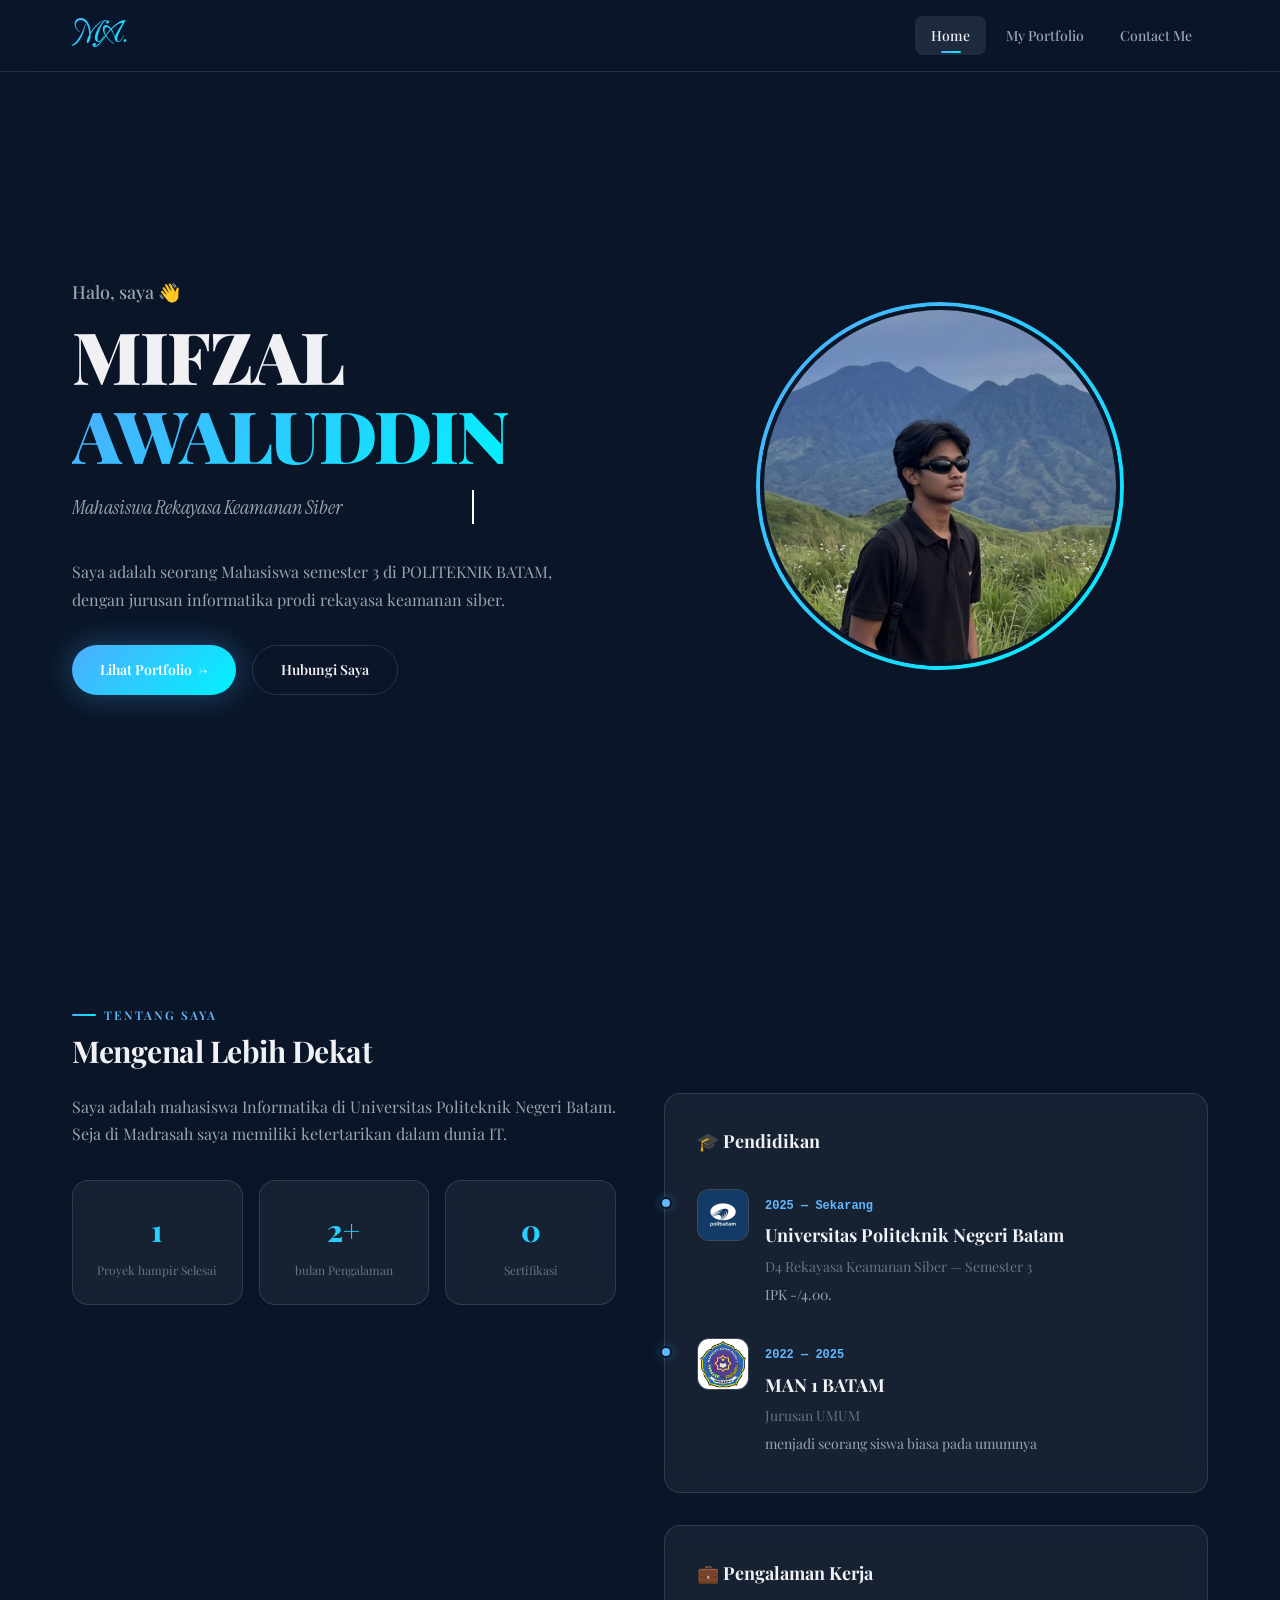
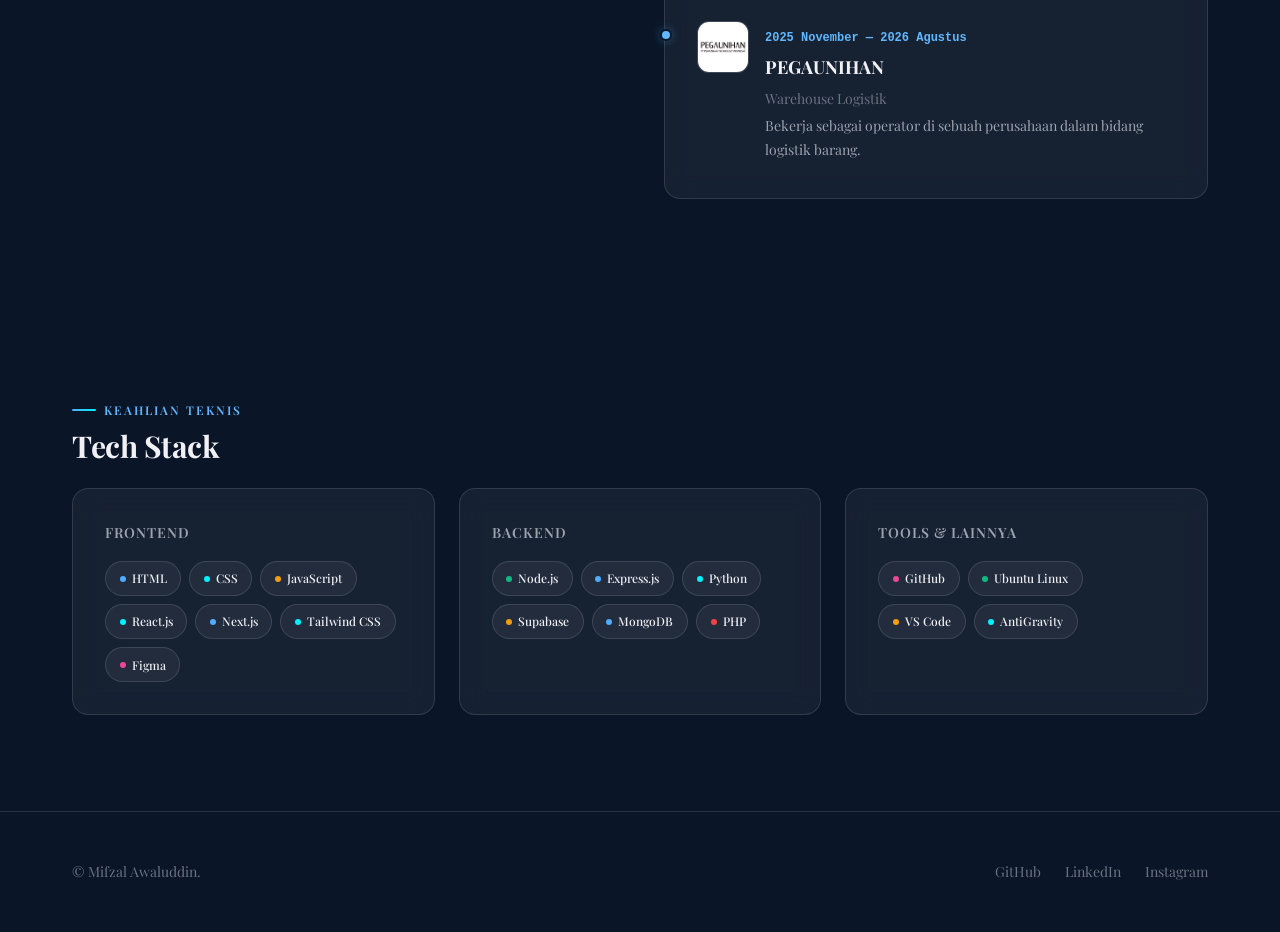
<file: Minggu 1/index.html>
<!DOCTYPE html>
<html lang="id">

<head>
  <meta charset="UTF-8" />
  <meta name="viewport" content="width=device-width, initial-scale=1.0" />
  <meta name="description"
    content="Website profil pribadi mifzal awaluddin — Mahasiswa Informatika, Web Developer, dan UI/UX Enthusiast." />
  <title>Mifzal Awaluddin</title>
  <link rel="stylesheet" href="style.css" />
</head>

<body>


  <nav class="navbar" id="navbar">
    <div class="navbar__inner">
      <a href="index.html" class="navbar__logo">MA.</a>
      <div class="navbar__links" id="navLinks">
        <a href="index.html" class="active">Home</a>
        <a href="portofolio.html">My Portfolio</a>
        <a href="contact.html">Contact Me</a>
      </div>
      <button class="navbar__toggle" id="navToggle" aria-label="Toggle menu">
        <span></span><span></span><span></span>
      </button>
    </div>
  </nav>


  <section class="hero" id="hero">
    <div class="container">
      <div class="hero__grid">


        <div class="hero__content">
          <p class="hero__greeting">Halo, saya <span>👋</span></p>
          <h1 class="hero__name">MIFZAL<br /><span class="gradient">AWALUDDIN</span></h1>
          <p class="hero__role">
            <span class="typing">Mahasiswa Rekayasa Keamanan Siber</span>
          </p>
          <p class="hero__bio">
            Saya adalah seorang Mahasiswa semester 3 di POLITEKNIK BATAM, dengan jurusan informatika prodi rekayasa
            keamanan siber.
          </p>
          <div class="hero__actions">
            <a href="portofolio.html" class="btn btn--primary">
              Lihat Portfolio &nbsp;→
            </a>
            <a href="contact.html" class="btn btn--outline">
              Hubungi Saya
            </a>
          </div>
        </div>

        <div class="hero__photo-wrapper">
          <div class="hero__photo-ring">
            <img src="assets/img/profile.jpg" alt="Foto profil Mifzal Awaluddin" class="hero__photo" width="360"
              height="360" />
          </div>
        </div>

      </div>
    </div>
  </section>

  <section class="section" id="about">
    <div class="container">
      <span class="section__label">Tentang Saya</span>
      <h2 class="section__title">Mengenal Lebih Dekat</h2>

      <div class="about__grid">
        <div class="about__text">
          <p>
            Saya adalah mahasiswa Informatika di Universitas Politeknik Negeri Batam.
            Seja di Madrasah saya memiliki ketertarikan dalam dunia IT.
          </p>

          <div class="about__stats">
            <div class="stat-card glass-card">
              <div class="stat-card__number">1</div>
              <div class="stat-card__label">Proyek hampir Selesai</div>
            </div>
            <div class="stat-card glass-card">
              <div class="stat-card__number">2+</div>
              <div class="stat-card__label">bulan Pengalaman</div>
            </div>
            <div class="stat-card glass-card">
              <div class="stat-card__number">0</div>
              <div class="stat-card__label">Sertifikasi</div>
            </div>
          </div>
        </div>

        <div style="display: flex; flex-direction: column; gap: var(--space-xl);">
          <div class="glass-card">
            <h3 style="font-size: var(--fs-lg); font-weight: 700; margin-bottom: var(--space-xl);">
              🎓 Pendidikan
            </h3>
            <div class="timeline">
              <div class="timeline__item">
                <div class="timeline__header">
                  <img src="assets/img/logo-poltek.jpg" alt="logo polibatam" class="timeline__logo">
                  <div class="timeline__info">
                    <span class="timeline__date">2025 — Sekarang</span>
                    <h4 class="timeline__title">Universitas Politeknik Negeri Batam</h4>
                    <p class="timeline__subtitle">D4 Rekayasa Keamanan Siber — Semester 3</p>
                    <p class="timeline__desc">IPK -/4.00.</p>
                  </div>
                </div>
              </div>

              <div class="timeline__item">
                <div class="timeline__header">
                  <img src="assets/img/manbatam-crop.png" alt="logo man 1 batam" class="timeline__logo">
                  <div class="timeline__info">
                    <span class="timeline__date">2022 — 2025</span>
                    <h4 class="timeline__title">MAN 1 BATAM</h4>
                    <p class="timeline__subtitle">Jurusan UMUM</p>
                    <p class="timeline__desc">menjadi seorang siswa biasa pada umumnya</p>
                  </div>
                </div>
              </div>
            </div>
          </div>

          <div class="glass-card">
            <h3 style="font-size: var(--fs-lg); font-weight: 700; margin-bottom: var(--space-xl);">
              💼 Pengalaman Kerja
            </h3>
            <div class="timeline">
              <div class="timeline__item">
                <div class="timeline__header">
                  <img src="assets/img/logistik.avif" alt="logo logistik" class="timeline__logo">
                  <div class="timeline__info">
                    <span class="timeline__date">2025 November — 2026 Agustus</span>
                    <h4 class="timeline__title">PEGAUNIHAN</h4>
                    <p class="timeline__subtitle">Warehouse Logistik</p>
                    <p class="timeline__desc">Bekerja sebagai operator di sebuah perusahaan dalam bidang logistik
                      barang.
                    </p>
                  </div>
                </div>
              </div>
            </div>
          </div>
        </div>
      </div>
    </div>
    </div>
  </section>

  <section class="section" id="skills">
    <div class="container">
      <span class="section__label">Keahlian Teknis</span>
      <h2 class="section__title">Tech Stack</h2>

      <div class="skills__categories">
        <div class="glass-card">
          <h3 class="skill-category__title">Frontend</h3>
          <div class="skill-badges">
            <span class="skill-badge"><span class="dot dot--purple"></span>HTML</span>
            <span class="skill-badge"><span class="dot dot--cyan"></span>CSS</span>
            <span class="skill-badge"><span class="dot dot--yellow"></span>JavaScript</span>
            <span class="skill-badge"><span class="dot dot--cyan"></span>React.js</span>
            <span class="skill-badge"><span class="dot dot--purple"></span>Next.js</span>
            <span class="skill-badge"><span class="dot dot--cyan"></span>Tailwind CSS</span>
            <span class="skill-badge"><span class="dot dot--pink"></span>Figma</span>
          </div>
        </div>

        <div class="glass-card">
          <h3 class="skill-category__title">Backend</h3>
          <div class="skill-badges">
            <span class="skill-badge"><span class="dot dot--green"></span>Node.js</span>
            <span class="skill-badge"><span class="dot dot--purple"></span>Express.js</span>
            <span class="skill-badge"><span class="dot dot--cyan"></span>Python</span>
            <span class="skill-badge"><span class="dot dot--yellow"></span>Supabase</span>
            <span class="skill-badge"><span class="dot dot--purple"></span>MongoDB</span>
            <span class="skill-badge"><span class="dot dot--red"></span>PHP</span>
          </div>
        </div>

        <div class="glass-card">
          <h3 class="skill-category__title">Tools &amp; Lainnya</h3>
          <div class="skill-badges">
            <span class="skill-badge"><span class="dot dot--pink"></span>GitHub</span>
            <span class="skill-badge"><span class="dot dot--green"></span>Ubuntu Linux</span>
            <span class="skill-badge"><span class="dot dot--yellow"></span>VS Code</span>
            <span class="skill-badge"><span class="dot dot--cyan"></span>AntiGravity</span>
          </div>
        </div>
      </div>
    </div>
  </section>

  <footer class="footer">
    <div class="container">
      <div class="footer__inner">
        <p class="footer__copy">&copy; Mifzal Awaluddin.</p>
        <div class="footer__links">
          <a href="https://github.com/mifzal22107-code" target="_blank" rel="noopener">GitHub</a>
          <a href="https://id.linkedin.com/in/mifzal-awaluddin-55a21135b/" target="_blank" rel="noopener">LinkedIn</a>
          <a href="https://www.instagram.com/bgpenz/" target="_blank" rel="noopener">Instagram</a>
        </div>
      </div>
    </div>
  </footer>

  <script>
    // Mobile nav toggle
    const toggle = document.getElementById('navToggle');
    const navLinks = document.getElementById('navLinks');
    toggle.addEventListener('click', () => navLinks.classList.toggle('open'));

    // Scroll-based fade-in
    const faders = document.querySelectorAll('.glass-card, .stat-card, .timeline__item');
    faders.forEach(el => el.classList.add('fade-in'));
    const observer = new IntersectionObserver((entries) => {
      entries.forEach(entry => {
        if (entry.isIntersecting) {
          entry.target.classList.add('visible');
          observer.unobserve(entry.target);
        }
      });
    }, { threshold: 0.15 });
    faders.forEach(el => observer.observe(el));
  </script>

</body>

</html>
</file>
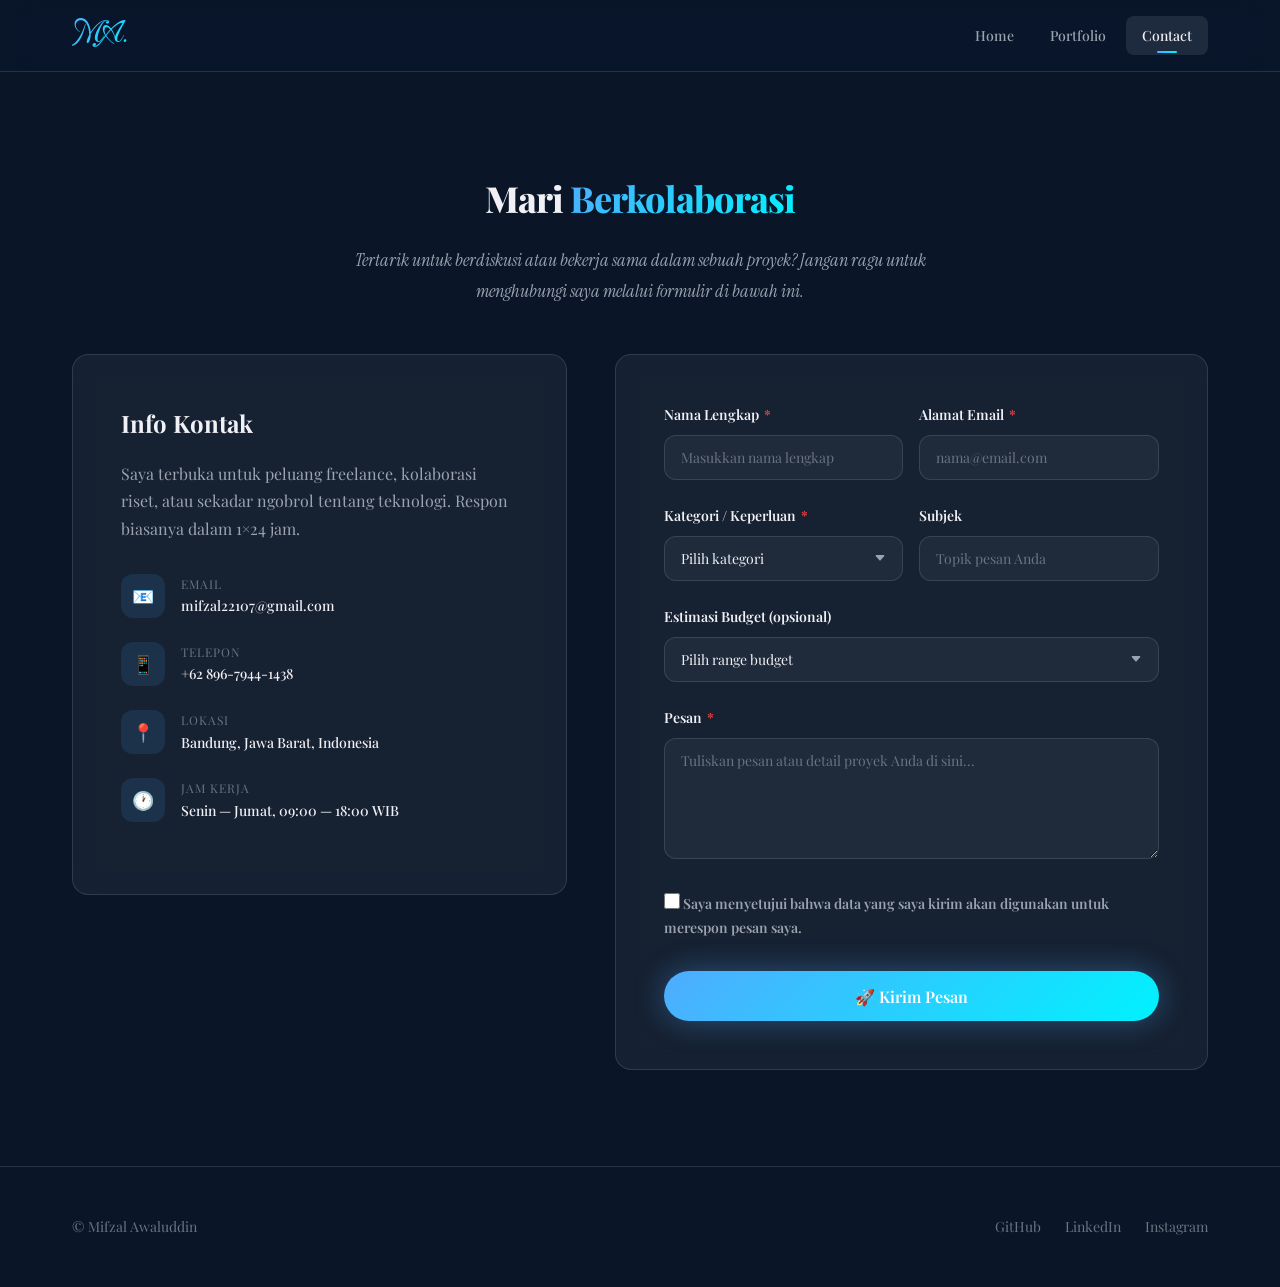
<file: Minggu 1/contact.html>
<!DOCTYPE html>
<html lang="id">

<head>
    <meta charset="UTF-8" />
    <meta name="viewport" content="width=device-width, initial-scale=1.0" />
    <meta name="description"
        content="Hubungi Mifzal Awaluddin untuk konsultasi, kolaborasi proyek, atau pertanyaan umum." />
    <title>Mifzal Awaluddin — Contact</title>
    <link rel="stylesheet" href="style.css" />
</head>

<body>

    <nav class="navbar" id="navbar">
        <div class="navbar__inner">
            <a href="index.html" class="navbar__logo">MA.</a>
            <div class="navbar__links" id="navLinks">
                <a href="index.html">Home</a>
                <a href="portofolio.html">Portfolio</a>
                <a href="contact.html" class="active">Contact</a>
            </div>
            <button class="navbar__toggle" id="navToggle" aria-label="Toggle menu">
                <span></span><span></span><span></span>
            </button>
        </div>
    </nav>

    <header class="page-header">
        <div class="container">
            <h1 class="page-header__title">Mari <span class="gradient">Berkolaborasi</span></h1>
            <p class="page-header__desc">
                Tertarik untuk berdiskusi atau bekerja sama dalam sebuah proyek?
                Jangan ragu untuk menghubungi saya melalui formulir di bawah ini.
            </p>
        </div>
    </header>

    <section class="section" style="padding-top: 0;">
        <div class="container">
            <div class="contact__grid">

                <aside class="glass-card contact__info-card">
                    <h2 class="contact__info-title">Info Kontak</h2>
                    <p class="contact__info-text">
                        Saya terbuka untuk peluang freelance, kolaborasi riset, atau sekadar ngobrol
                        tentang teknologi. Respon biasanya dalam 1×24 jam.
                    </p>

                    <div class="contact__detail">
                        <div class="contact__detail-icon">📧</div>
                        <div>
                            <p class="contact__detail-label">Email</p>
                            <p class="contact__detail-value">mifzal22107@gmail.com</p>
                        </div>
                    </div>

                    <div class="contact__detail">
                        <div class="contact__detail-icon">📱</div>
                        <div>
                            <p class="contact__detail-label">Telepon</p>
                            <p class="contact__detail-value">+62 896-7944-1438</p>
                        </div>
                    </div>

                    <div class="contact__detail">
                        <div class="contact__detail-icon">📍</div>
                        <div>
                            <p class="contact__detail-label">Lokasi</p>
                            <p class="contact__detail-value">Bandung, Jawa Barat, Indonesia</p>
                        </div>
                    </div>

                    <div class="contact__detail">
                        <div class="contact__detail-icon">🕐</div>
                        <div>
                            <p class="contact__detail-label">Jam Kerja</p>
                            <p class="contact__detail-value">Senin — Jumat, 09:00 — 18:00 WIB</p>
                        </div>
                    </div>
                </aside>

                <div class="glass-card contact__form">
                    <form id="contactForm" action="#" method="POST" novalidate>

                        <div class="form-row">
                            <div class="form-group">
                                <label for="fullName">Nama Lengkap <span class="required">*</span></label>
                                <input type="text" id="fullName" name="fullName" class="form-input"
                                    placeholder="Masukkan nama lengkap" required />
                            </div>
                            <div class="form-group">
                                <label for="email">Alamat Email <span class="required">*</span></label>
                                <input type="email" id="email" name="email" class="form-input"
                                    placeholder="nama@email.com" required />
                            </div>
                        </div>

                        <div class="form-row">
                            <div class="form-group">
                                <label for="category">Kategori / Keperluan <span class="required">*</span></label>
                                <select id="category" name="category" class="form-select" required>
                                    <option value="" disabled selected>Pilih kategori</option>
                                    <option value="konsultasi">Konsultasi</option>
                                    <option value="kolaborasi">Kolaborasi Proyek</option>
                                    <option value="pertanyaan">Pertanyaan Umum</option>
                                    <option value="freelance">Penawaran Freelance</option>
                                    <option value="lainnya">Lainnya</option>
                                </select>
                            </div>
                            <div class="form-group">
                                <label for="subject">Subjek</label>
                                <input type="text" id="subject" name="subject" class="form-input"
                                    placeholder="Topik pesan Anda" />
                            </div>
                        </div>

                        <div class="form-group">
                            <label for="budget">Estimasi Budget (opsional)</label>
                            <select id="budget" name="budget" class="form-select">
                                <option value="" disabled selected>Pilih range budget</option>
                                <option value="< 1jt">&lt; Rp 1.000.000</option>
                                <option value="1-5jt">Rp 1.000.000 — Rp 5.000.000</option>
                                <option value="5-15jt">Rp 5.000.000 — Rp 15.000.000</option>
                                <option value="> 15jt">&gt; Rp 15.000.000</option>
                                <option value="discuss">Diskusikan lebih lanjut</option>
                            </select>
                        </div>

                        <div class="form-group">
                            <label for="message">Pesan <span class="required">*</span></label>
                            <textarea id="message" name="message" class="form-textarea" rows="5"
                                placeholder="Tuliskan pesan atau detail proyek Anda di sini..." required></textarea>
                        </div>

                        <div class="form-group">
                            <label class="form-checkbox">
                                <input type="checkbox" name="agree" required />
                                <span>Saya menyetujui bahwa data yang saya kirim akan digunakan untuk merespon pesan
                                    saya.</span>
                            </label>
                        </div>

                        <button type="submit" id="submitBtn" class="btn btn--primary btn--submit">
                            🚀 Kirim Pesan
                        </button>

                    </form>

                    <div id="successMsg" style="display:none; text-align:center; padding: var(--space-2xl) 0;">
                        <div style="font-size: 3rem; margin-bottom: var(--space-md);">✅</div>
                        <h3 style="font-size: var(--fs-2xl); font-weight: 700; margin-bottom: var(--space-sm);">Pesan
                            Terkirim!</h3>
                        <p style="color: var(--text-secondary);">Terima kasih telah mengisi form, anda aakan di alhikan langsung ke wa admin kami.</p>
                    </div>
                </div>

            </div>
        </div>
    </section>

    <footer class="footer">
        <div class="container">
            <div class="footer__inner">
                <p class="footer__copy">&copy; Mifzal Awaluddin</p>
                <div class="footer__links">
                    <a href="https://github.com/mifzal22107-code" target="_blank" rel="noopener">GitHub</a>
                    <a href="https://id.linkedin.com/in/mifzal-awaluddin-55a21135b/" target="_blank"
                        rel="noopener">LinkedIn</a>
                    <a href="https://www.instagram.com/bgpenz/" target="_blank" rel="noopener">Instagram</a>
                </div>
            </div>
        </div>
    </footer>

    <script>
        const toggle = document.getElementById('navToggle');
        const navLinks = document.getElementById('navLinks');
        toggle.addEventListener('click', () => navLinks.classList.toggle('open'));

        const form = document.getElementById('contactForm');
        const successMsg = document.getElementById('successMsg');
        const NOMOR_WA = '6289679441438';

        form.addEventListener('submit', (e) => {
            e.preventDefault();
            if (!form.checkValidity()) {
                form.reportValidity();
                return;
            }

            const nama = document.getElementById('fullName').value.trim();
            const email = document.getElementById('email').value.trim();
            const kategori = document.getElementById('category').value;
            const subjek = document.getElementById('subject').value.trim() || '-';
            const budget = document.getElementById('budget').value || 'Diskusikan lebih lanjut';
            const pesan = document.getElementById('message').value.trim();

            const textWa = `Halo Mifzal, saya menghubungi Anda melalui formulir website portofolio:%0A%0A` +
                `👤 *Nama:* ${encodeURIComponent(nama)}%0A` +
                `📧 *Email:* ${encodeURIComponent(email)}%0A` +
                `🏷️ *Keperluan:* ${encodeURIComponent(kategori)}%0A` +
                `📌 *Subjek:* ${encodeURIComponent(subjek)}%0A` +
                `💰 *Budget:* ${encodeURIComponent(budget)}%0A%0A` +
                `📝 *Pesan:*%0A${encodeURIComponent(pesan)}`;

            form.style.display = 'none';
            successMsg.style.display = 'block';
            successMsg.style.animation = 'fadeSlideUp 0.5s var(--ease-out) both';

            window.open(`https://api.whatsapp.com/send?phone=${NOMOR_WA}&text=${textWa}`, '_blank');
        });

        const faders = document.querySelectorAll('.glass-card');
        faders.forEach(el => el.classList.add('fade-in'));
        const observer = new IntersectionObserver((entries) => {
            entries.forEach(entry => {
                if (entry.isIntersecting) {
                    entry.target.classList.add('visible');
                    observer.unobserve(entry.target);
                }
            });
        }, { threshold: 0.1 });
        faders.forEach(el => observer.observe(el));
    </script>

</body>

</html>
</file>
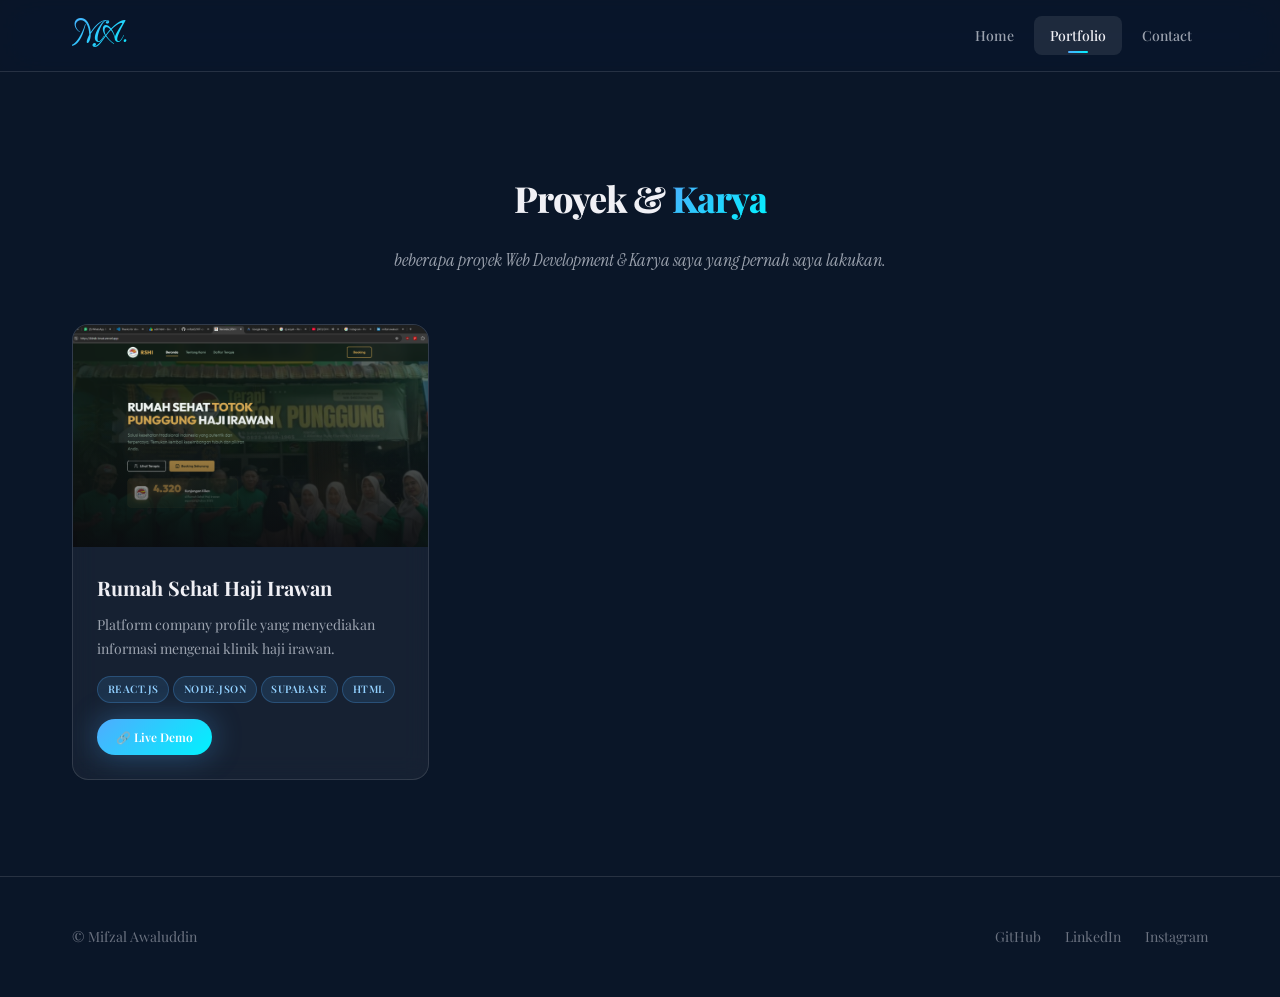
<file: Minggu 1/portofolio.html>
<!DOCTYPE html>
<html lang="id">

<head>
    <meta charset="UTF-8" />
    <meta name="viewport" content="width=device-width, initial-scale=1.0" />
    <meta name="description"
        content="Portfolio proyek dan karya Mifzal Awaluddin — Web Development, Machine Learning, dan UI/UX Design." />
    <title>Mifzal Awaluddin — Portfolio</title>
    <link rel="stylesheet" href="style.css" />
</head>

<body>

    <nav class="navbar" id="navbar">
        <div class="navbar__inner">
            <a href="index.html" class="navbar__logo">MA.</a>
            <div class="navbar__links" id="navLinks">
                <a href="index.html">Home</a>
                <a href="portofolio.html" class="active">Portfolio</a>
                <a href="contact.html">Contact</a>
            </div>
            <button class="navbar__toggle" id="navToggle" aria-label="Toggle menu">
                <span></span><span></span><span></span>
            </button>
        </div>
    </nav>

    <header class="page-header">
        <div class="container">
            <h1 class="page-header__title">Proyek &amp; <span class="gradient">Karya</span></h1>
            <p class="page-header__desc">
                beberapa proyek Web Development &amp; Karya saya yang pernah saya lakukan.
            </p>
        </div>
    </header>

    <section class="section" style="padding-top: 0;">
        <div class="container">
            <div class="portfolio__grid" id="portfolioGrid">

                <article class="glass-card project-card" data-category="web">
                    <div class="project-card__img">
                        <img src="assets/img/Proyek.png" alt="Rumah Sehat Haji Irawan" loading="lazy" />
                        <div class="project-card__overlay"></div>
                    </div>
                    <div class="project-card__body">
                        <h2 class="project-card__title">Rumah Sehat Haji Irawan</h2>
                        <p class="project-card__desc">
                            Platform company profile yang menyediakan informasi mengenai klinik haji irawan.
                        </p>
                        <div class="project-card__tags">
                            <span class="tag">React.js</span>
                            <span class="tag">Node.json</span>
                            <span class="tag">Supabase</span>
                            <span class="tag">Html</span>
                        </div>
                        <div class="project-card__links">
                            <a href="https://klinik-lovat.vercel.app/" class="btn btn--sm btn--primary">🔗 Live Demo</a>
                        </div>
                    </div>
                </article>

            </div>
        </div>
    </section>

    <footer class="footer">
        <div class="container">
            <div class="footer__inner">
                <p class="footer__copy">&copy; Mifzal Awaluddin</p>
                <div class="footer__links">
                    <a href="https://github.com/mifzal22107-code" target="_blank" rel="noopener">GitHub</a>
                    <a href="https://id.linkedin.com/in/mifzal-awaluddin-55a21135b/" target="_blank"
                        rel="noopener">LinkedIn</a>
                    <a href="https://www.instagram.com/bgpenz/" target="_blank" rel="noopener">Instagram</a>
                </div>
            </div>
        </div>
    </footer>

    <script>
        const toggle = document.getElementById('navToggle');
        const navLinks = document.getElementById('navLinks');
        toggle.addEventListener('click', () => navLinks.classList.toggle('open'));

        const faders = document.querySelectorAll('.glass-card');
        faders.forEach(el => el.classList.add('fade-in'));
        const observer = new IntersectionObserver((entries) => {
            entries.forEach(entry => {
                if (entry.isIntersecting) {
                    entry.target.classList.add('visible');
                    observer.unobserve(entry.target);
                }
            });
        }, { threshold: 0.1 });
        faders.forEach(el => observer.observe(el));
    </script>

</body>

</html>
</file>
<file: Minggu 1/style.css>
@import url('https://fonts.googleapis.com/css2?family=Playfair+Display:ital,wght@0,400;0,500;0,600;0,700;0,800;0,900;1,400;1,500;1,600;1,700&family=Carattere&family=Instrument+Serif:ital@0;1&display=swap');

:root {
  --bg-primary: #0a1628;
  --bg-secondary: #0d1f3c;
  --bg-card: rgba(255, 255, 255, 0.05);
  --bg-card-hover: rgba(255, 255, 255, 0.09);
  --glass: rgba(255, 255, 255, 0.06);
  --glass-border: rgba(255, 255, 255, 0.12);

  --text-primary: #f0f0f5;
  --text-secondary: #9ca3af;
  --text-muted: #6b7280;

  --accent-start: #4facfe;
  --accent-end: #00f2fe;
  --accent: #60b8ff;
  --accent-hover: #93d1ff;
  --accent-glow: rgba(79, 172, 254, 0.35);

  --success: #10b981;
  --warning: #f59e0b;
  --danger: #ef4444;

  --space-xs: 0.25rem;
  --space-sm: 0.5rem;
  --space-md: 1rem;
  --space-lg: 1.5rem;
  --space-xl: 2rem;
  --space-2xl: 3rem;
  --space-3xl: 4rem;
  --space-4xl: 6rem;

  --font-heading: 'Playfair Display', 'Georgia', serif;
  --font-accent: 'Carattere', cursive;
  --font-serif: 'Instrument Serif', 'Georgia', serif;
  --font-sans: 'Playfair Display', 'Georgia', serif;
  --font-mono: 'Courier New', monospace;

  --fs-xs: 0.75rem;
  --fs-sm: 0.875rem;
  --fs-base: 1rem;
  --fs-lg: 1.125rem;
  --fs-xl: 1.25rem;
  --fs-2xl: 1.5rem;
  --fs-3xl: 1.875rem;
  --fs-4xl: 2.25rem;
  --fs-5xl: 3rem;
  --fs-hero: clamp(2.5rem, 6vw, 4.5rem);

  --radius-sm: 0.5rem;
  --radius-md: 0.75rem;
  --radius-lg: 1rem;
  --radius-xl: 1.5rem;
  --radius-full: 9999px;

  --shadow-sm: 0 1px 3px rgba(0, 0, 0, .3);
  --shadow-md: 0 4px 14px rgba(0, 0, 0, .4);
  --shadow-lg: 0 10px 40px rgba(0, 0, 0, .5);
  --shadow-glow: 0 0 30px var(--accent-glow);

  --ease-out: cubic-bezier(.22, 1, .36, 1);
  --duration: 0.35s;

  --max-width: 1200px;
  --nav-height: 72px;
}

*,
*::before,
*::after {
  box-sizing: border-box;
  margin: 0;
  padding: 0;
}

html {
  scroll-behavior: smooth;
  -webkit-font-smoothing: antialiased;
  -moz-osx-font-smoothing: grayscale;
}

body {
  font-family: var(--font-sans);
  font-size: var(--fs-base);
  line-height: 1.7;
  color: var(--text-primary);
  background: var(--bg-primary);
  overflow-x: hidden;
  min-height: 100vh;
}

a {
  color: var(--accent);
  text-decoration: none;
  transition: color var(--duration) var(--ease-out);
}

a:hover {
  color: var(--accent-hover);
}

img {
  max-width: 100%;
  height: auto;
  display: block;
}

ul,
ol {
  list-style: none;
}



.navbar {
  position: fixed;
  top: 0;
  left: 0;
  right: 0;
  z-index: 1000;
  height: var(--nav-height);
  display: flex;
  align-items: center;
  justify-content: center;
  background: rgba(10, 22, 40, 0.8);
  backdrop-filter: blur(20px) saturate(180%);
  -webkit-backdrop-filter: blur(20px) saturate(180%);
  border-bottom: 1px solid var(--glass-border);
}

.navbar__inner {
  width: 100%;
  max-width: var(--max-width);
  padding: 0 var(--space-xl);
  display: flex;
  align-items: center;
  justify-content: space-between;
}

.navbar__logo {
  font-family: var(--font-accent);
  font-size: 2rem;
  font-weight: 400;
  letter-spacing: 1px;
  background: linear-gradient(135deg, var(--accent-start), var(--accent-end));
  -webkit-background-clip: text;
  -webkit-text-fill-color: transparent;
  background-clip: text;
}

.navbar__links {
  display: flex;
  gap: var(--space-xs);
}

.navbar__links a {
  padding: var(--space-sm) var(--space-md);
  border-radius: var(--radius-sm);
  font-size: var(--fs-sm);
  font-weight: 500;
  color: var(--text-secondary);
  transition: all var(--duration) var(--ease-out);
  position: relative;
}

.navbar__links a:hover,
.navbar__links a.active {
  color: var(--text-primary);
  background: var(--bg-card-hover);
}

.navbar__links a.active::after {
  content: '';
  position: absolute;
  bottom: 2px;
  left: 50%;
  transform: translateX(-50%);
  width: 20px;
  height: 2px;
  border-radius: 1px;
  background: linear-gradient(90deg, var(--accent-start), var(--accent-end));
}

.navbar__toggle {
  display: none;
  flex-direction: column;
  gap: 5px;
  background: none;
  border: none;
  cursor: pointer;
  padding: var(--space-sm);
}

.navbar__toggle span {
  width: 22px;
  height: 2px;
  background: var(--text-primary);
  border-radius: 2px;
  transition: all 0.3s ease;
}

.container {
  width: 100%;
  max-width: var(--max-width);
  margin: 0 auto;
  padding: 0 var(--space-xl);
}

.section {
  padding: var(--space-4xl) 0;
}

.section__label {
  display: inline-flex;
  align-items: center;
  gap: var(--space-sm);
  font-size: var(--fs-xs);
  font-weight: 600;
  text-transform: uppercase;
  letter-spacing: 2px;
  color: var(--accent);
  margin-bottom: var(--space-sm);
}

.section__label::before {
  content: '';
  width: 24px;
  height: 2px;
  background: linear-gradient(90deg, var(--accent-start), var(--accent-end));
  border-radius: 1px;
}

.section__title {
  font-family: var(--font-heading);
  font-size: var(--fs-3xl);
  font-weight: 700;
  letter-spacing: -0.5px;
  line-height: 1.2;
  margin-bottom: var(--space-lg);
}

/* ---------- Hero ---------- */
.hero {
  min-height: 100vh;
  display: flex;
  align-items: center;
  padding-top: var(--nav-height);
}

.hero__grid {
  display: grid;
  grid-template-columns: 1fr 1fr;
  gap: var(--space-3xl);
  align-items: center;
}

.hero__content {
  animation: fadeSlideUp 0.8s var(--ease-out) both;
}

.hero__greeting {
  font-size: var(--fs-lg);
  font-weight: 500;
  color: var(--text-secondary);
  margin-bottom: var(--space-sm);
}

.hero__greeting span {
  display: inline-block;
  animation: wave 2.5s ease-in-out infinite;
  transform-origin: 70% 70%;
}

@keyframes wave {

  0%,
  60%,
  100% {
    transform: rotate(0deg);
  }

  10%,
  30% {
    transform: rotate(14deg);
  }

  20% {
    transform: rotate(-8deg);
  }

  40% {
    transform: rotate(-4deg);
  }

  50% {
    transform: rotate(10deg);
  }
}

.hero__name {
  font-family: var(--font-heading);
  font-size: var(--fs-hero);
  font-weight: 900;
  line-height: 1.1;
  letter-spacing: -1.5px;
  margin-bottom: var(--space-md);
}

.hero__name .gradient {
  background: linear-gradient(135deg, var(--accent-start), var(--accent-end));
  -webkit-background-clip: text;
  -webkit-text-fill-color: transparent;
  background-clip: text;
}

.hero__role {
  font-family: var(--font-serif);
  font-size: var(--fs-xl);
  font-weight: 400;
  font-style: italic;
  color: var(--text-secondary);
  margin-bottom: var(--space-lg);
}

.hero__role .typing {
  display: inline-block;
  overflow: hidden;
  white-space: nowrap;
  border-right: 2px solid white;
  width: 0;
  animation:
    typing 3s steps(40) 0.5s forwards,
    blink 0.6s step-end infinite;
}

@keyframes typing {
  from {
    width: 0;
  }

  to {
    width: 75%;
  }

}

@keyframes blink {
  30% {
    border-color: transparent;
  }

}

.hero__bio {
  color: var(--text-secondary);
  font-size: var(--fs-base);
  max-width: 480px;
  margin-bottom: var(--space-xl);
}

.hero__actions {
  display: flex;
  gap: var(--space-md);
  flex-wrap: wrap;
}

.hero__photo-wrapper {
  display: flex;
  justify-content: center;
  animation: fadeSlideUp 0.8s var(--ease-out) 0.2s both;
}

.hero__photo-ring {
  position: relative;
  width: 360px;
  height: 360px;
}

.hero__photo-ring::before {
  content: '';
  position: absolute;
  inset: -4px;
  border-radius: 50%;
  background: linear-gradient(135deg, var(--accent-start), var(--accent-end));
  animation: rotateBorder 6s linear infinite;
}

@keyframes rotateBorder {
  to {
    transform: rotate(360deg);
  }
}

.hero__photo-ring::after {
  content: '';
  position: absolute;
  inset: 0;
  border-radius: 50%;
  background: var(--bg-primary);
}

.hero__photo {
  position: relative;
  z-index: 1;
  width: 100%;
  height: 100%;
  border-radius: 50%;
  object-fit: cover;
  border: 4px solid var(--bg-primary);
}

.hero__float-badge {
  position: absolute;
  z-index: 2;
  padding: var(--space-sm) var(--space-md);
  background: var(--glass);
  backdrop-filter: blur(12px);
  border: 1px solid var(--glass-border);
  border-radius: var(--radius-full);
  font-size: var(--fs-xs);
  font-weight: 600;
  color: var(--text-primary);
  white-space: nowrap;
  animation: floatBadge 4s ease-in-out infinite;
  box-shadow: var(--shadow-md);
}

.hero__float-badge:nth-child(2) {
  top: 10%;
  right: -10%;
  animation-delay: 0s;
}

.hero__float-badge:nth-child(3) {
  bottom: 15%;
  left: -15%;
  animation-delay: -1.5s;
}

.hero__float-badge:nth-child(4) {
  bottom: 5%;
  right: -5%;
  animation-delay: -3s;
}

@keyframes floatBadge {

  0%,
  100% {
    transform: translateY(0);
  }

  50% {
    transform: translateY(-10px);
  }
}

.btn {
  display: inline-flex;
  align-items: center;
  gap: var(--space-sm);
  padding: 0.75rem 1.75rem;
  border: none;
  border-radius: var(--radius-full);
  font-family: var(--font-sans);
  font-size: var(--fs-sm);
  font-weight: 600;
  cursor: pointer;
  transition: all var(--duration) var(--ease-out);
  text-decoration: none;
}

.btn--primary {
  background: linear-gradient(135deg, var(--accent-start), var(--accent-end));
  color: #fff;
  box-shadow: var(--shadow-glow);
}

.btn--primary:hover {
  transform: translateY(-2px);
  box-shadow: 0 0 40px var(--accent-glow);
  color: #fff;
}

.btn--outline {
  background: transparent;
  color: var(--text-primary);
  border: 1px solid var(--glass-border);
}

.btn--outline:hover {
  background: var(--bg-card-hover);
  border-color: var(--accent);
  color: var(--text-primary);
}

.btn--sm {
  padding: 0.5rem 1.2rem;
  font-size: var(--fs-xs);
}

.glass-card {
  background: var(--bg-card);
  backdrop-filter: blur(12px);
  border: 1px solid var(--glass-border);
  border-radius: var(--radius-lg);
  padding: var(--space-xl);
  transition: all var(--duration) var(--ease-out);
}

.glass-card:hover {
  background: var(--bg-card-hover);
  border-color: rgba(79, 172, 254, 0.3);
  transform: translateY(-4px);
  box-shadow: var(--shadow-lg);
}

.about__grid {
  display: grid;
  grid-template-columns: 1fr 1fr;
  gap: var(--space-2xl);
  align-items: start;
}

.about__text p {
  color: var(--text-secondary);
  margin-bottom: var(--space-md);
}

.about__stats {
  display: grid;
  grid-template-columns: repeat(3, 1fr);
  gap: var(--space-md);
  margin-top: var(--space-xl);
}

.stat-card {
  text-align: center;
  padding: var(--space-lg);
}

.stat-card__number {
  font-size: var(--fs-3xl);
  font-weight: 800;
  background: linear-gradient(135deg, var(--accent-start), var(--accent-end));
  -webkit-background-clip: text;
  -webkit-text-fill-color: transparent;
  background-clip: text;
}

.stat-card__label {
  font-size: var(--fs-xs);
  color: var(--text-muted);
  margin-top: var(--space-xs);
}

.skills__categories {
  display: grid;
  grid-template-columns: repeat(auto-fit, minmax(300px, 1fr));
  gap: var(--space-lg);
}

.skill-category__title {
  font-size: var(--fs-sm);
  font-weight: 600;
  color: var(--text-secondary);
  margin-bottom: var(--space-md);
  text-transform: uppercase;
  letter-spacing: 1px;
}

.skill-badges {
  display: flex;
  flex-wrap: wrap;
  gap: var(--space-sm);
}

.skill-badge {
  display: inline-flex;
  align-items: center;
  gap: 6px;
  padding: 0.4rem 0.85rem;
  background: var(--bg-card);
  border: 1px solid var(--glass-border);
  border-radius: var(--radius-full);
  font-size: var(--fs-xs);
  font-weight: 500;
  color: var(--text-primary);
  transition: all var(--duration) var(--ease-out);
}

.skill-badge:hover {
  background: rgba(79, 172, 254, 0.15);
  border-color: var(--accent);
  transform: translateY(-2px);
}

.skill-badge .dot {
  width: 6px;
  height: 6px;
  border-radius: 50%;
}

.skill-badge .dot--purple {
  background: var(--accent-start);
}

.skill-badge .dot--cyan {
  background: var(--accent-end);
}

.skill-badge .dot--pink {
  background: #ec4899;
}

.skill-badge .dot--green {
  background: var(--success);
}

.skill-badge .dot--yellow {
  background: var(--warning);
}

.skill-badge .dot--red {
  background: var(--danger);
}

  position: relative;
  padding-left: var(--space-xl);
}

.timeline::before {
  content: '';
  position: absolute;
  left: 0;
  top: 8px;
  bottom: 8px;
  width: 2px;
  background: linear-gradient(180deg, var(--accent-start), var(--accent-end));
  border-radius: 1px;
}

.timeline__item {
  position: relative;
  margin-bottom: var(--space-xl);
}

.timeline__item:last-child {
  margin-bottom: 0;
}

.timeline__item::before {
  content: '';
  position: absolute;
  left: calc(-1 * var(--space-xl) - 5px);
  top: 8px;
  width: 12px;
  height: 12px;
  border-radius: 50%;
  background: var(--accent);
  border: 2px solid var(--bg-primary);
  box-shadow: 0 0 10px var(--accent-glow);
}

.timeline__date {
  font-size: var(--fs-xs);
  font-weight: 600;
  color: var(--accent);
  font-family: var(--font-mono);
}

.timeline__title {
  font-size: var(--fs-lg);
  font-weight: 700;
  margin: var(--space-xs) 0;
}

.timeline__subtitle {
  font-size: var(--fs-sm);
  color: var(--text-muted);
}

.timeline__desc {
  font-size: var(--fs-sm);
  color: var(--text-secondary);
  margin-top: var(--space-xs);
}

.timeline__header {
  display: flex;
  align-items: flex-start;
  gap: var(--space-md);
  margin-bottom: var(--space-xs);
}

.timeline__logo {
  width: 52px;
  height: 52px;
  min-width: 52px;
  aspect-ratio: 1 / 1;
  flex-shrink: 0;
  object-fit: cover;
  background: rgba(255, 255, 255, 0.05);
  border: 1px solid var(--glass-border);
  border-radius: var(--radius-md);
  padding: 0;
  overflow: hidden;
  backdrop-filter: blur(9px);
  image-rendering: -webkit-optimize-contrast;
  transition: all var(--duration) var(--ease-out);
}

.timeline__logo:hover {
  border-color: var(--accent);
  transform: translateY(-2px) scale(1.04);
  box-shadow: 0 0 16px var(--accent-glow);
}


.timeline__info {
  flex: 1;
}

.portfolio__grid {
  display: grid;
  grid-template-columns: repeat(auto-fill, minmax(340px, 1fr));
  gap: var(--space-xl);
}

.project-card {
  overflow: hidden;
  padding: 0;
  display: flex;
  flex-direction: column;
}

.project-card__img {
  position: relative;
  overflow: hidden;
  aspect-ratio: 16 / 10;
}

.project-card__img img {
  width: 100%;
  height: 100%;
  object-fit: cover;
  transition: transform 0.5s var(--ease-out);
}

.project-card:hover .project-card__img img {
  transform: scale(1.08);
}

.project-card__overlay {
  position: absolute;
  inset: 0;
  background: linear-gradient(to top, rgba(10, 10, 15, 0.85), transparent 60%);
  pointer-events: none;
}

.project-card__body {
  padding: var(--space-lg);
  flex: 1;
  display: flex;
  flex-direction: column;
}

.project-card__title {
  font-family: var(--font-heading);
  font-size: var(--fs-xl);
  font-weight: 700;
  margin-bottom: var(--space-sm);
}

.project-card__desc {
  font-size: var(--fs-sm);
  color: var(--text-secondary);
  margin-bottom: var(--space-md);
  flex: 1;
}

.project-card__tags {
  display: flex;
  flex-wrap: wrap;
  gap: var(--space-xs);
  margin-bottom: var(--space-md);
}

.tag {
  padding: 0.2rem 0.6rem;
  background: rgba(79, 172, 254, 0.12);
  border: 1px solid rgba(79, 172, 254, 0.25);
  border-radius: var(--radius-full);
  font-size: 0.65rem;
  font-weight: 600;
  color: var(--accent-hover);
  text-transform: uppercase;
  letter-spacing: 0.5px;
}

.project-card__links {
  display: flex;
  gap: var(--space-sm);
}

.contact__grid {
  display: grid;
  grid-template-columns: 1fr 1.2fr;
  gap: var(--space-2xl);
  align-items: start;
}

.contact__info-card {
  padding: var(--space-2xl);
}

.contact__info-title {
  font-family: var(--font-heading);
  font-size: var(--fs-2xl);
  font-weight: 700;
  margin-bottom: var(--space-md);
}

.contact__info-text {
  color: var(--text-secondary);
  margin-bottom: var(--space-xl);
}

.contact__detail {
  display: flex;
  align-items: center;
  gap: var(--space-md);
  margin-bottom: var(--space-lg);
}

.contact__detail-icon {
  width: 44px;
  height: 44px;
  display: flex;
  align-items: center;
  justify-content: center;
  border-radius: var(--radius-md);
  background: rgba(79, 172, 254, 0.12);
  font-size: var(--fs-lg);
  flex-shrink: 0;
}

.contact__detail-label {
  font-size: var(--fs-xs);
  color: var(--text-muted);
  text-transform: uppercase;
  letter-spacing: 1px;
}

.contact__detail-value {
  font-size: var(--fs-sm);
  color: var(--text-primary);
  font-weight: 500;
}

.contact__socials {
  display: flex;
  gap: var(--space-sm);
  margin-top: var(--space-xl);
}

.contact__social-link {
  width: 40px;
  height: 40px;
  display: flex;
  align-items: center;
  justify-content: center;
  border-radius: var(--radius-sm);
  background: var(--bg-card);
  border: 1px solid var(--glass-border);
  color: var(--text-secondary);
  font-size: var(--fs-lg);
  transition: all var(--duration) var(--ease-out);
}

.contact__social-link:hover {
  background: rgba(79, 172, 254, 0.15);
  border-color: var(--accent);
  color: var(--accent);
  transform: translateY(-2px);
}

.contact__form {
  padding: var(--space-2xl);
}

.form-group {
  margin-bottom: var(--space-lg);
}

.form-group label {
  display: block;
  font-size: var(--fs-sm);
  font-weight: 600;
  color: var(--text-primary);
  margin-bottom: var(--space-sm);
}

.form-group label .required {
  color: var(--danger);
  margin-left: 2px;
}

.form-input,
.form-select,
.form-textarea {
  width: 100%;
  padding: 0.75rem 1rem;
  background: rgba(255, 255, 255, 0.04);
  border: 1px solid var(--glass-border);
  border-radius: var(--radius-md);
  font-family: var(--font-sans);
  font-size: var(--fs-sm);
  color: var(--text-primary);
  transition: all var(--duration) var(--ease-out);
  outline: none;
}

.form-input::placeholder,
.form-textarea::placeholder {
  color: var(--text-muted);
}

.form-input:focus,
.form-select:focus,
.form-textarea:focus {
  border-color: var(--accent);
  box-shadow: 0 0 0 3px rgba(79, 172, 254, 0.15);
  background: rgba(255, 255, 255, 0.06);
}

.form-select {
  appearance: none;
  background-image: url("data:image/svg+xml,%3Csvg xmlns='http://www.w3.org/2000/svg' width='12' height='12' fill='%239ca3af' viewBox='0 0 16 16'%3E%3Cpath d='M7.247 11.14 2.451 5.658C1.885 5.013 2.345 4 3.204 4h9.592a1 1 0 0 1 .753 1.659l-4.796 5.48a1 1 0 0 1-1.506 0z'/%3E%3C/svg%3E");
  background-repeat: no-repeat;
  background-position: right 1rem center;
  cursor: pointer;
}

.form-select option {
  background: var(--bg-secondary);
  color: var(--text-primary);
}

.form-textarea {
  resize: vertical;
  min-height: 120px;
}

.form-row {
  display: grid;
  grid-template-columns: 1fr 1fr;
  gap: var(--space-md);
}

.form-checkbox {
  display: flex;
  align-items: flex-start;
  gap: var(--space-sm);
  cursor: pointer;
}

.form-checkbox input[type="checkbox"] {
  accent-color: var(--accent);
  width: 16px;
  height: 16px;
  margin-top: 3px;
  flex-shrink: 0;
}

.form-checkbox span {
  font-size: var(--fs-sm);
  color: var(--text-secondary);
}

.btn--submit {
  width: 100%;
  justify-content: center;
  padding: 0.9rem;
  font-size: var(--fs-base);
  margin-top: var(--space-sm);
}

.page-header {
  padding-top: calc(var(--nav-height) + var(--space-4xl));
  padding-bottom: var(--space-2xl);
  text-align: center;
}

.page-header__title {
  font-family: var(--font-heading);
  font-size: var(--fs-4xl);
  font-weight: 800;
  letter-spacing: -1px;
  margin-bottom: var(--space-md);
}

.page-header__title .gradient {
  background: linear-gradient(135deg, var(--accent-start), var(--accent-end));
  -webkit-background-clip: text;
  -webkit-text-fill-color: transparent;
  background-clip: text;
}

.page-header__desc {
  font-family: var(--font-serif);
  font-size: var(--fs-lg);
  font-style: italic;
  color: var(--text-secondary);
  max-width: 600px;
  margin: 0 auto;
}

.filter-tabs {
  display: flex;
  justify-content: center;
  gap: var(--space-sm);
  margin-bottom: var(--space-2xl);
  flex-wrap: wrap;
}

.filter-tab {
  padding: 0.5rem 1.2rem;
  border: 1px solid var(--glass-border);
  border-radius: var(--radius-full);
  background: transparent;
  color: var(--text-secondary);
  font-family: var(--font-sans);
  font-size: var(--fs-sm);
  font-weight: 500;
  cursor: pointer;
  transition: all var(--duration) var(--ease-out);
}

.filter-tab:hover,
.filter-tab.active {
  background: linear-gradient(135deg, var(--accent-start), var(--accent-end));
  border-color: transparent;
  color: #fff;
}

.footer {
  border-top: 1px solid var(--glass-border);
  padding: var(--space-2xl) 0;
}

.footer__inner {
  display: flex;
  justify-content: space-between;
  align-items: center;
  flex-wrap: wrap;
  gap: var(--space-md);
}

.footer__copy {
  font-size: var(--fs-sm);
  color: var(--text-muted);
}

.footer__links {
  display: flex;
  gap: var(--space-lg);
}

.footer__links a {
  font-size: var(--fs-sm);
  color: var(--text-muted);
}

.footer__links a:hover {
  color: var(--text-primary);
}

@keyframes fadeSlideUp {
  from {
    opacity: 0;
    transform: translateY(30px);
  }

  to {
    opacity: 1;
    transform: translateY(0);
  }
}

.fade-in {
  opacity: 0;
  transform: translateY(20px);
  transition: opacity 0.6s var(--ease-out), transform 0.6s var(--ease-out);
}

.fade-in.visible {
  opacity: 1;
  transform: translateY(0);
}

::-webkit-scrollbar {
  width: 8px;
}

::-webkit-scrollbar-track {
  background: var(--bg-primary);
}

::-webkit-scrollbar-thumb {
  background: rgba(79, 172, 254, 0.3);
  border-radius: 4px;
}

::-webkit-scrollbar-thumb:hover {
  background: rgba(79, 172, 254, 0.5);
}

@media (max-width: 768px) {
  .hero__grid {
    grid-template-columns: 1fr;
    text-align: center;
  }

  .hero__bio {
    margin-left: auto;
    margin-right: auto;
  }

  .hero__actions {
    justify-content: center;
  }

  .hero__photo-wrapper {
    order: -1;
  }

  .hero__photo-ring {
    width: 260px;
    height: 260px;
  }

  .hero__float-badge {
    display: none;
  }

  .about__grid {
    grid-template-columns: 1fr;
  }

  .about__stats {
    grid-template-columns: repeat(3, 1fr);
  }

  .portfolio__grid {
    grid-template-columns: 1fr;
  }

  .contact__grid {
    grid-template-columns: 1fr;
  }

  .form-row {
    grid-template-columns: 1fr;
  }

  .navbar__links {
    display: none;
  }

  .navbar__links.open {
    display: flex;
    flex-direction: column;
    position: absolute;
    top: var(--nav-height);
    left: 0;
    right: 0;
    background: rgba(10, 22, 40, 0.95);
    backdrop-filter: blur(20px);
    padding: var(--space-lg);
    border-bottom: 1px solid var(--glass-border);
  }

  .navbar__toggle {
    display: flex;
  }

  .footer__inner {
    flex-direction: column;
    text-align: center;
  }
}

@media (max-width: 480px) {
  .about__stats {
    grid-template-columns: 1fr;
  }

  .skills__categories {
    grid-template-columns: 1fr;
  }
}
</file>
